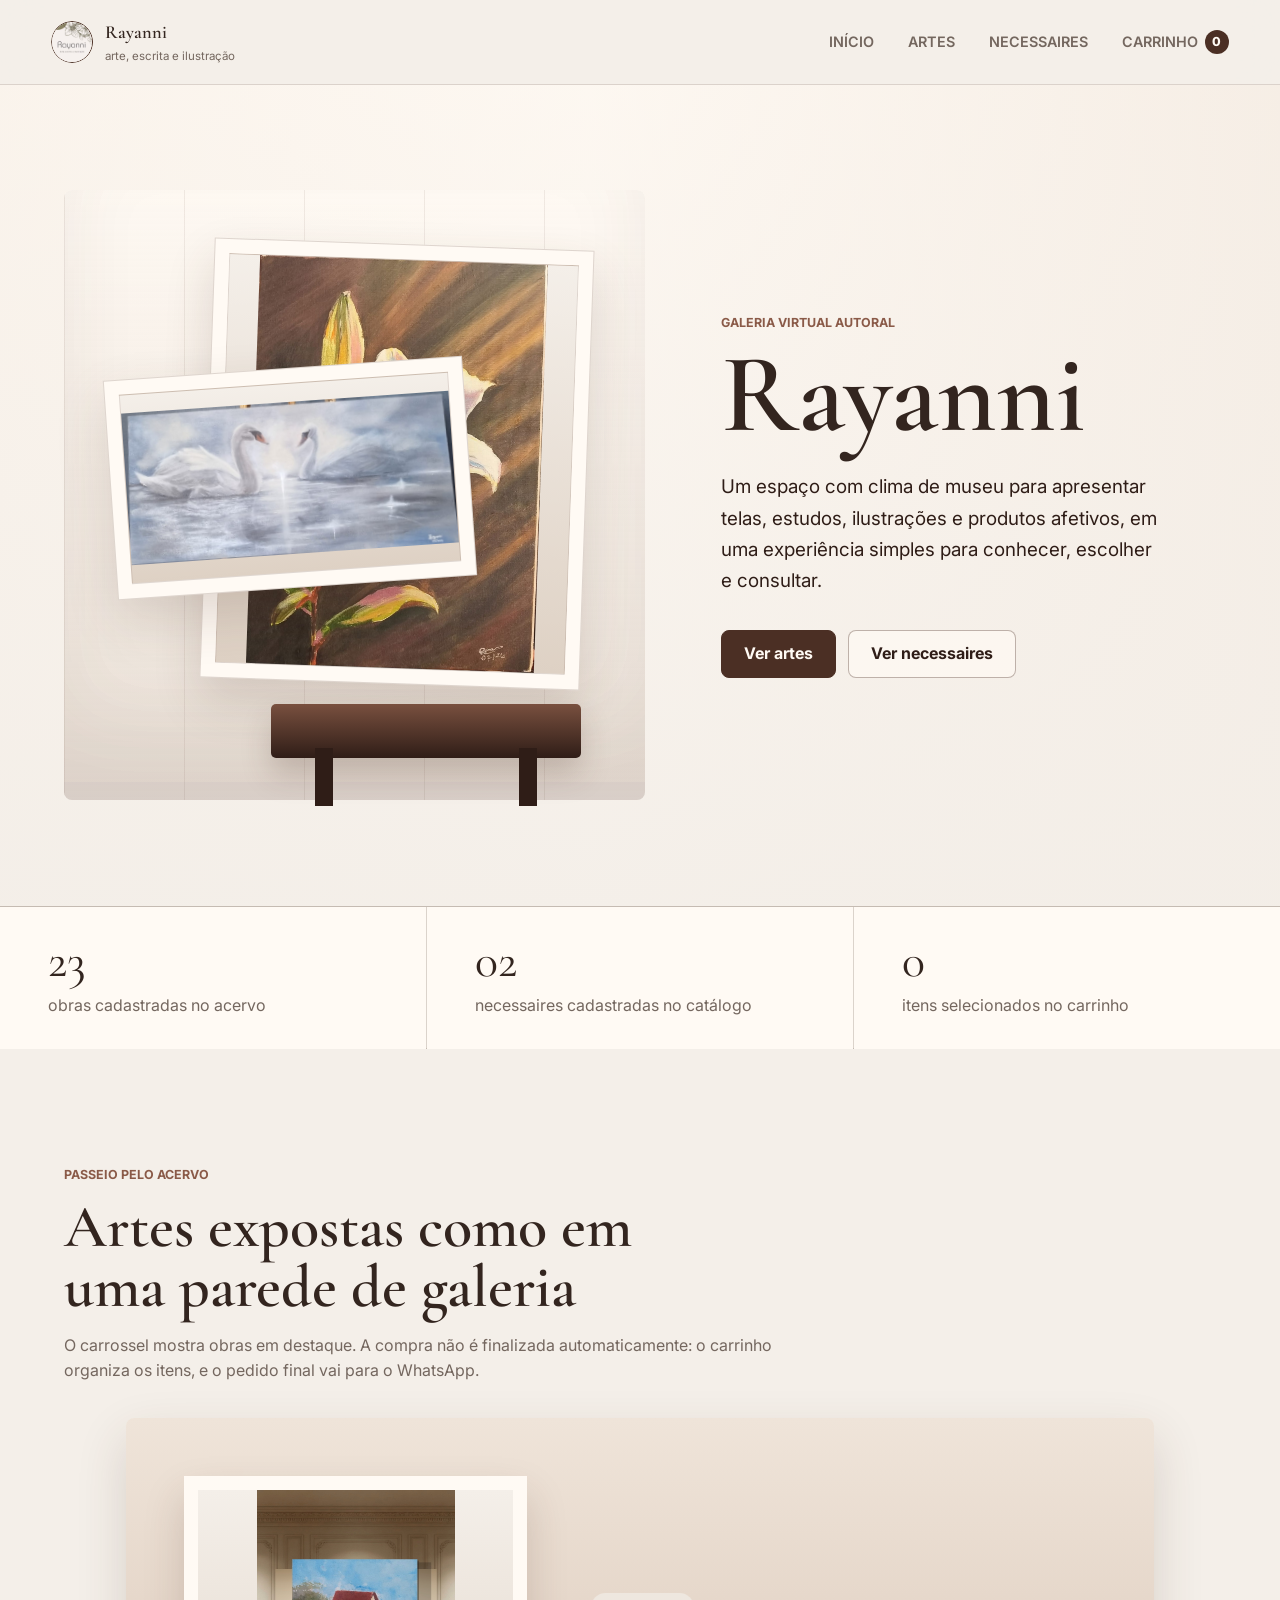
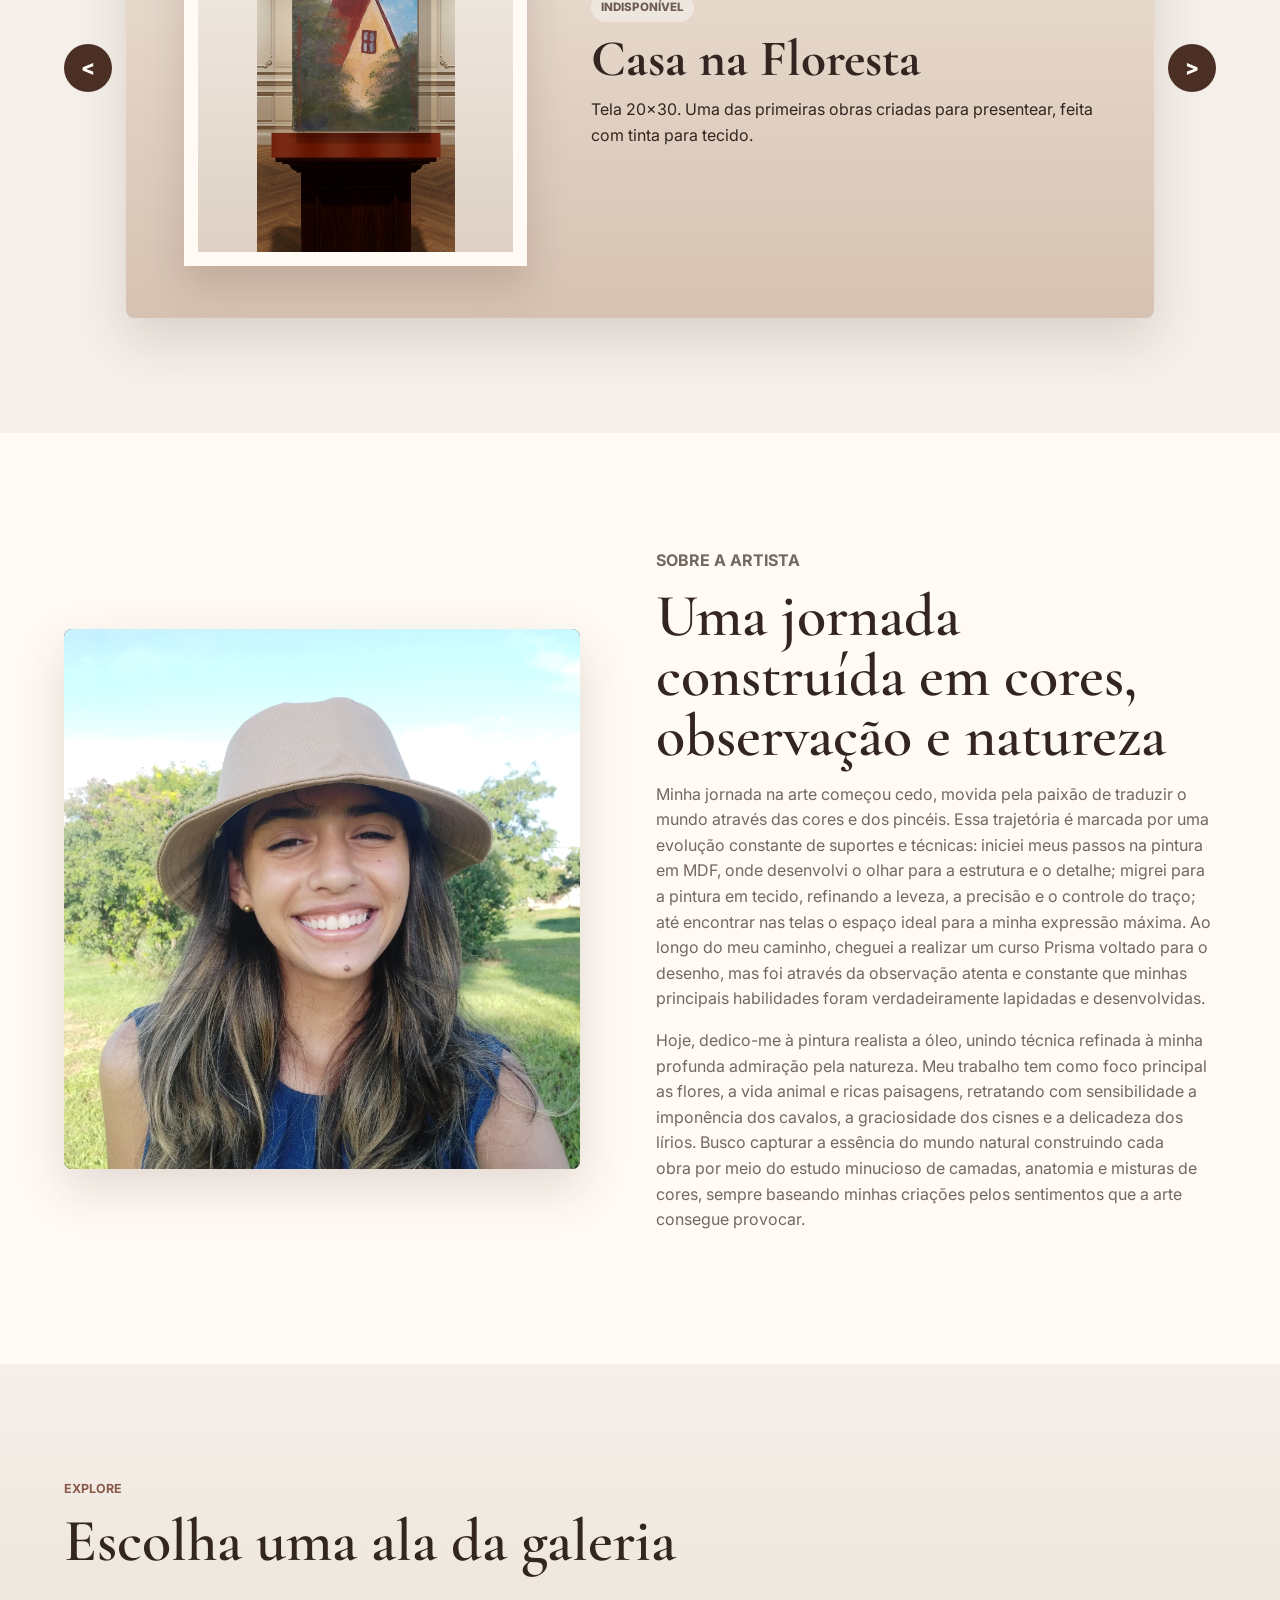
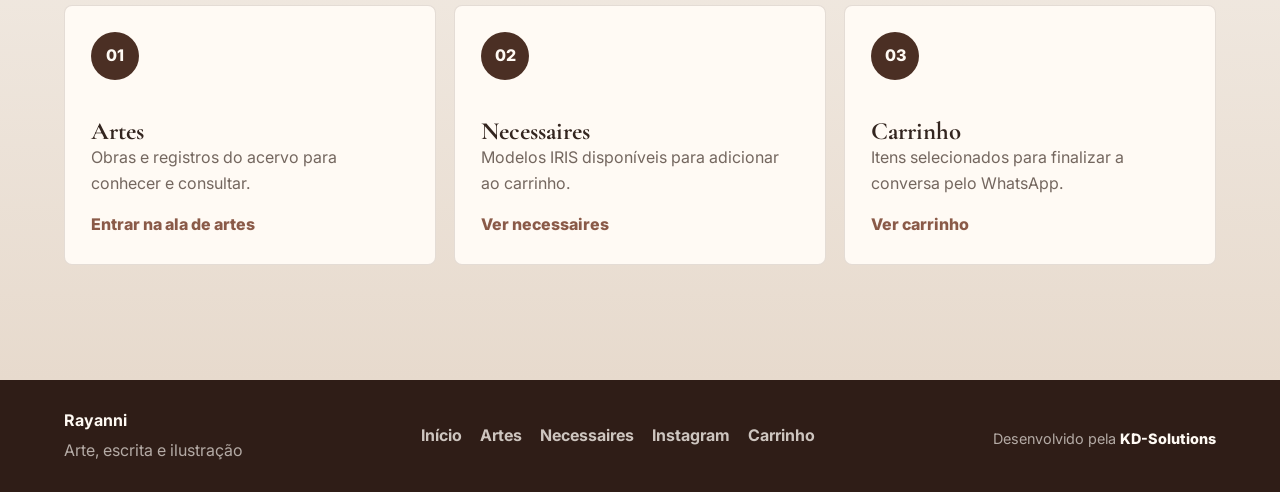
<file: index.html>
﻿<!DOCTYPE html>
<html lang="pt-BR">
<head>
 <meta charset="UTF-8" />
 <meta name="viewport" content="width=device-width, initial-scale=1.0" />
 <meta name="description" content="Galeria virtual de Rayanni com telas autorais, ilustrações, escrita e necessaires artesanais para conhecer e solicitar pelo WhatsApp." />
 <meta name="robots" content="index, follow" />
 <meta name="author" content="Rayanni" />
 <title>Rayanni | Galeria Virtual</title>
 <!-- Substitua pela URL final publicada do site antes de colocar no ar. -->
 <link rel="canonical" href="https://rayanni.com.br/" />
 <meta property="og:locale" content="pt_BR" />
 <meta property="og:type" content="website" />
 <meta property="og:site_name" content="Rayanni" />
 <meta property="og:title" content="Rayanni | Galeria Virtual" />
 <meta property="og:description" content="Conheça o acervo autoral de Rayanni com artes, ilustrações e produtos feitos com identidade própria." />
 <meta property="og:url" content="https://rayanni.com.br/" />
 <meta property="og:image" content="https://rayanni.com.br/assets/logo-rayanni.jpeg" />
 <meta property="og:image:alt" content="Logotipo Rayanni" />
 <meta name="twitter:card" content="summary_large_image" />
 <meta name="twitter:title" content="Rayanni | Galeria Virtual" />
 <meta name="twitter:description" content="Conheça o acervo autoral de Rayanni com artes, ilustrações e produtos feitos com identidade própria." />
 <meta name="twitter:image" content="https://rayanni.com.br/assets/logo-rayanni.jpeg" />
 <link rel="icon" type="image/png" href="assets/favicon.png" />
 <link rel="apple-touch-icon" href="assets/favicon.png" />
 <link rel="preconnect" href="https://fonts.googleapis.com" />
 <link rel="preconnect" href="https://fonts.gstatic.com" crossorigin />
 <link href="https://fonts.googleapis.com/css2?family=Cormorant+Garamond:wght@500;600;700&family=Inter:wght@400;500;600;700&display=swap" rel="stylesheet" />
 <link rel="stylesheet" href="css/styles.css" />
</head>
<body>
 <header class="site-header" data-header>
  <a class="brand" href="index.html" aria-label="Rayanni - Início">
   <img class="brand-logo" src="assets/logo-rayanni-header.jpeg" alt="Rayanni" />
   <span>
    <strong>Rayanni</strong>
    <small>arte, escrita e ilustração</small>
   </span>
  </a>

  <button class="menu-button" type="button" aria-label="Abrir menu" aria-expanded="false" data-menu-button>
   <span></span>
   <span></span>
   <span></span>
  </button>

  <nav class="nav" data-nav aria-label="Navegação principal">
   <a href="index.html">Início</a>
   <a href="pages/artes.html">Artes</a>
   <a href="pages/necessaires.html">Necessaires</a>
   <a href="pages/carrinho.html" class="cart-link">Carrinho <span data-cart-count>0</span></a>
  </nav>
 </header>

 <main>
  <section class="museum-hero" aria-label="Galeria virtual Rayanni">
   <div class="museum-wall">
    <div class="wall-frame frame-large">
     <img src="assets/home-quadro-vertical.jpeg" alt="Quadro vertical de lírio branco" />
    </div>
    <div class="wall-frame frame-small">
     <img src="assets/home-quadro-horizontal.jpeg" alt="Quadro horizontal de cisnes no lago" />
    </div>
    <div class="museum-bench" aria-hidden="true"></div>
   </div>

   <div class="museum-copy">
    <p class="eyebrow">Galeria virtual autoral</p>
    <h1>Rayanni</h1>
    <p class="hero-subtitle">Um espaço com clima de museu para apresentar telas, estudos, ilustrações e produtos afetivos, em uma experiência simples para conhecer, escolher e consultar.</p>
    <div class="hero-actions">
     <a class="button primary" href="pages/artes.html">Ver artes</a>
     <a class="button ghost" href="pages/necessaires.html">Ver necessaires</a>
    </div>
   </div>
  </section>

  <section class="intro-band" aria-label="Resumo">
   <div>
    <span>23</span>
    <p>obras cadastradas no acervo</p>
   </div>
   <div>
    <span>02</span>
    <p>necessaires cadastradas no catálogo</p>
   </div>
   <div>
    <span data-cart-count>0</span>
    <p>itens selecionados no carrinho</p>
   </div>
  </section>

  <section class="section">
   <div class="section-heading">
    <p class="eyebrow">Passeio pelo acervo</p>
    <h2>Artes expostas como em uma parede de galeria</h2>
    <p>O carrossel mostra obras em destaque. A compra não é finalizada automaticamente: o carrinho organiza os itens, e o pedido final vai para o WhatsApp.</p>
   </div>

   <div class="showcase-carousel" data-carousel>
    <button class="carousel-control prev" type="button" aria-label="Arte anterior" data-carousel-prev>&lt;</button>
    <div class="carousel-track" data-carousel-track>
     <article class="carousel-slide is-active">
      <img src="assets/obra-casa-na-floresta.jpeg" alt="Casa na Floresta" />
      <div>
       <span class="status unavailable">Indispon&iacute;vel</span>
       <h3>Casa na Floresta</h3>
       <p>Tela 20x30. Uma das primeiras obras criadas para presentear, feita com tinta para tecido.</p>
      </div>
     </article>
     <article class="carousel-slide">
      <img src="assets/obra-tarde-na-praia.jpeg" alt="Tarde na Praia" />
      <div>
       <span class="status unavailable">Indispon&iacute;vel</span>
       <h3>Tarde na Praia</h3>
       <p>Tela 20x30. Obra feita para presentear, inspirada na praia de Pereira Barreto, no interior de SP.</p>
      </div>
     </article>
     <article class="carousel-slide">
      <img src="assets/obra-viagem.jpeg" alt="Viagem" />
      <div>
       <span class="status unavailable">Indispon&iacute;vel</span>
       <h3>Viagem</h3>
       <p>Tela 30x40. Marco da migração para o uso de tinta acrílica.</p>
      </div>
     </article>
     <article class="carousel-slide">
      <img src="assets/obra-por-do-sol.jpeg" alt="Pôr do Sol" />
      <div>
       <span class="status unavailable">Indispon&iacute;vel</span>
       <h3>Pôr do Sol</h3>
       <p>Tela 30x40. Acrílico sobre tela. Foi a primeira obra.</p>
      </div>
     </article>
     <article class="carousel-slide">
      <img src="assets/obra-vaso-de-tulipas.jpeg" alt="Vaso de Tulipas" />
      <div>
       <span class="status unavailable">Indispon&iacute;vel</span>
       <h3>Vaso de Tulipas</h3>
       <p>Tela 30x40. Primeira tela feita com tinta acrílica; mais tarde, foi reformada.</p>
      </div>
     </article>
     <article class="carousel-slide">
      <img src="assets/obra-um-casal-no-paraiso.jpeg" alt="Encomenda Paisagem" />
      <div>
       <span class="status unavailable">Indispon&iacute;vel</span>
       <h3>Encomenda Paisagem</h3>
       <p>Tela 30x40. Composição de um casal no paraíso, com uso de papel fotográfico.</p>
      </div>
     </article>
     <article class="carousel-slide">
      <img src="assets/obra-campo-de-lavanda.jpeg" alt="Campo de Lavanda" />
      <div>
       <span class="status unavailable">Indispon&iacute;vel</span>
       <h3>Campo de Lavanda</h3>
       <p>Tela 50x80. Obra reformada e coberta com tinta a óleo.</p>
      </div>
     </article>
     <article class="carousel-slide">
      <img src="assets/obra-tartaruga.jpeg" alt="Tartaruga" />
      <div>
       <span class="status unavailable">Indispon&iacute;vel</span>
       <h3>Tartaruga</h3>
       <p>Tela 30x40. Acrílico sobre tela, envernizada.</p>
      </div>
     </article>
     <article class="carousel-slide">
      <img src="assets/obra-pintura-papel-canson.jpg" alt="Pintura em Papel Canson" />
      <div>
       <span class="status unavailable">Indispon&iacute;vel</span>
       <h3>Pintura em Papel Canson</h3>
       <p>Primeira experiência testando técnicas de paisagem.</p>
      </div>
     </article>
     <article class="carousel-slide">
      <img src="assets/obra-vaso-de-tulipas-reforma.jpg" alt="Vaso de Tulipas - Reforma" />
      <div>
       <span class="status unavailable">Indispon&iacute;vel</span>
       <h3>Vaso de Tulipas - Reforma</h3>
       <p>Tela 30x40. Acrílico e óleo sobre tela, envernizada. Reforma do primeiro quadro de tulipas.</p>
      </div>
     </article>
     <article class="carousel-slide">
      <img src="assets/obra-pintura-em-papel-tigre.jpg" alt="Pintura em Papel" />
      <div>
       <span class="status unavailable">Indispon&iacute;vel</span>
       <h3>Pintura em Papel</h3>
       <p>Feita com tinta acrílica.</p>
      </div>
     </article>
     <article class="carousel-slide">
      <img src="assets/obra-abelha.jpg" alt="Abelha" />
      <div>
       <span class="status unavailable">Indispon&iacute;vel</span>
       <h3>Abelha</h3>
       <p>Tela 10x10. Acrílico sobre tela, uma descoberta de texturas.</p>
      </div>
     </article>
     <article class="carousel-slide">
      <img src="assets/obra-girassois.jpg" alt="Girassóis" />
      <div>
       <span class="status available">Dispon&iacute;vel</span>
       <h3>Girassóis</h3>
       <p>Tela 50x80. Acrílico sobre tela. Obra inspirada em Van Gogh.</p>
      </div>
     </article>
     <article class="carousel-slide">
      <img src="assets/obra-orquidea.jpg" alt="Orquídea" />
      <div>
       <span class="status unavailable">Indispon&iacute;vel</span>
       <h3>Orquídea</h3>
       <p>Tela 30x40. Acrílico sobre tela, envernizada e parte do acervo pessoal.</p>
      </div>
     </article>
     <article class="carousel-slide">
      <img src="assets/obra-orgulho-e-preconceito.jpg" alt="Orgulho e Preconceito" />
      <div>
       <span class="status unavailable">Indispon&iacute;vel</span>
       <h3>Orgulho e Preconceito</h3>
       <p>Tela 30x40. Acrílico sobre tela, envernizada e inspirada no filme de 2005.</p>
      </div>
     </article>
     <article class="carousel-slide">
      <img src="assets/obra-lavanda-mini.jpg" alt="Lavanda" />
      <div>
       <span class="status unavailable">Indispon&iacute;vel</span>
       <h3>Lavanda</h3>
       <p>Tela 12x12. Mini tela em acrílico e óleo, criada para aproximar as flores e seus detalhes.</p>
      </div>
     </article>
     <article class="carousel-slide">
      <img src="assets/obra-iris.jpg" alt="Iris" />
      <div>
       <span class="status unavailable">Indispon&iacute;vel</span>
       <h3>Iris</h3>
       <p>Tela 30x40. Acrílico e óleo sobre tela, envernizada e parte do acervo pessoal.</p>
      </div>
     </article>
     <article class="carousel-slide">
      <img src="assets/obra-magnolias.jpg" alt="Magnólias" />
      <div>
       <span class="status unavailable">Indispon&iacute;vel</span>
       <h3>Magnólias</h3>
       <p>Tela de encomenda 30x40. Acrílico e óleo sobre tela, envernizada e criada para o cliente.</p>
      </div>
     </article>
     <article class="carousel-slide">
      <img src="assets/obra-cavalo-branco.jpg" alt="Cavalo Branco" />
      <div>
       <span class="status available">Dispon&iacute;vel</span>
       <h3>Cavalo Branco</h3>
       <p>Tela 50x80. óleo sobre tela, envernizada.</p>
      </div>
     </article>
     <article class="carousel-slide">
      <img src="assets/obra-lirio-branco.jpg" alt="Lírio Branco" />
      <div>
       <span class="status unavailable">Indispon&iacute;vel</span>
       <h3>Lírio Branco</h3>
       <p>Tela 30x40. Óleo e acrílico sobre tela, envernizada e parte do acervo pessoal.</p>
      </div>
     </article>
     <article class="carousel-slide">
      <img src="assets/obra-lirio-rosa.jpg" alt="Lírio Rosa" />
      <div>
       <span class="status unavailable">Indispon&iacute;vel</span>
       <h3>Lírio Rosa</h3>
       <p>Tela 12x12. Valor a negociar pelo WhatsApp.</p>
      </div>
     </article>
     <article class="carousel-slide">
      <img src="assets/obra-margaridas.jpg" alt="Margaridas" />
      <div>
       <span class="status unavailable">Indispon&iacute;vel</span>
       <h3>Margaridas</h3>
       <p>Tela 12x12. Valor a negociar pelo WhatsApp.</p>
      </div>
     </article>
     <article class="carousel-slide">
      <img src="assets/obra-flores-rosas.jpg" alt="Lírio do Vale" />
      <div>
       <span class="status unavailable">Indispon&iacute;vel</span>
       <h3>Lírio do Vale</h3>
       <p>Tela 12x12. Valor a negociar pelo WhatsApp.</p>
      </div>
     </article>
     <article class="carousel-slide">
      <img src="assets/obra-estrada-rural.jpg" alt="Estrada Rural" />
      <div>
       <span class="status available">Dispon&iacute;vel</span>
       <h3>Estrada Rural</h3>
       <p>Tela 30x40. óleo sobre tela, envernizada, primeira pintura completa usando tinta a óleo.</p>
      </div>
     </article>
     <article class="carousel-slide">
      <img src="assets/obra-cisne-do-lago.jpg" alt="Cisne do Lago" />
      <div>
       <span class="status available">Dispon&iacute;vel</span>
       <h3>Cisne do Lago</h3>
       <p>Tela 30x60. óleo sobre tela.</p>
      </div>
     </article>
     <article class="carousel-slide">
      <img src="assets/obra-oceano.jpg" alt="Oceano" />
      <div>
       <span class="status unavailable">Indispon&iacute;vel</span>
       <h3>Oceano</h3>
       <p>Tela 30x40. Acrílico sobre tela, envernizada.</p>
      </div>
     </article>
     <article class="carousel-slide">
      <img src="assets/obra-arco-do-sol.jpg" alt="Arco do Sol" />
      <div>
       <span class="status unavailable">Indispon&iacute;vel</span>
       <h3>Arco do Sol</h3>
       <p>Tela 30x40. Acrílico sobre tela.</p>
      </div>
     </article>
     <article class="carousel-slide">
      <img src="assets/obra-ponte-sobre-o-rio.jpg" alt="Ponte sobre o Rio" />
      <div>
       <span class="status unavailable">Indispon&iacute;vel</span>
       <h3>Ponte sobre o Rio</h3>
       <p>Tela 30x40. Acrílico sobre tela. Essa foi comprada pela mãe de uma amiga; a venda mais especial.</p>
      </div>
     </article>
     <article class="carousel-slide">
      <img src="assets/obra-desenho-de-observacao.jpg" alt="Desenho de Observação" />
      <div>
       <span class="status unavailable">Indispon&iacute;vel</span>
       <h3>Desenho de Observação</h3>
       <p>Primeiro desenho de observação, algo muito especial.</p>
      </div>
     </article>
     <article class="carousel-slide">
      <img src="assets/obra-outono.jpg" alt="Outono" />
      <div>
       <span class="status unavailable">Indispon&iacute;vel</span>
       <h3>Outono</h3>
       <p>Tela 90x1m. Acrílico sobre tela. Primeira grande tela que fiz.</p>
      </div>
     </article>
    </div>
    <button class="carousel-control next" type="button" aria-label="Próxima arte" data-carousel-next>&gt;</button>
   </div>
  </section>

  <section class="feature" id="sobre">
   <figure class="feature-image">
    <img src="assets/rayanni-perfil.png" alt="Rayanni sorrindo em uma área externa" />
   </figure>
   <div class="feature-copy">
    <p class="eyebrow">Sobre a artista</p>
    <h2>Uma jornada construída em cores, observação e natureza</h2>
    <p>Minha jornada na arte começou cedo, movida pela paixão de traduzir o mundo através das cores e dos pincéis. Essa trajetória é marcada por uma evolução constante de suportes e técnicas: iniciei meus passos na pintura em MDF, onde desenvolvi o olhar para a estrutura e o detalhe; migrei para a pintura em tecido, refinando a leveza, a precisão e o controle do traço; até encontrar nas telas o espaço ideal para a minha expressão máxima. Ao longo do meu caminho, cheguei a realizar um curso Prisma voltado para o desenho, mas foi através da observação atenta e constante que minhas principais habilidades foram verdadeiramente lapidadas e desenvolvidas.</p>
    <p>Hoje, dedico-me à pintura realista a óleo, unindo técnica refinada à minha profunda admiração pela natureza. Meu trabalho tem como foco principal as flores, a vida animal e ricas paisagens, retratando com sensibilidade a imponência dos cavalos, a graciosidade dos cisnes e a delicadeza dos lírios. Busco capturar a essência do mundo natural construindo cada obra por meio do estudo minucioso de camadas, anatomia e misturas de cores, sempre baseando minhas criações pelos sentimentos que a arte consegue provocar.</p>
   </div>
  </section>

  <section class="section product-section">
   <div class="section-heading compact">
    <p class="eyebrow">Explore</p>
    <h2>Escolha uma ala da galeria</h2>
   </div>

   <div class="product-grid museum-links">
    <article data-card-link="pages/artes.html" role="link" tabindex="0" aria-label="Entrar na ala de artes">
     <span class="product-icon">01</span>
     <h3>Artes</h3>
     <p>Obras e registros do acervo para conhecer e consultar.</p>
     <a class="inline-link" href="pages/artes.html">Entrar na ala de artes</a>
    </article>
    <article data-card-link="pages/necessaires.html" role="link" tabindex="0" aria-label="Ver necessaires">
     <span class="product-icon">02</span>
     <h3>Necessaires</h3>
     <p>Modelos IRIS disponíveis para adicionar ao carrinho.</p>
     <a class="inline-link" href="pages/necessaires.html">Ver necessaires</a>
    </article>
    <article data-card-link="pages/carrinho.html" role="link" tabindex="0" aria-label="Ver carrinho">
     <span class="product-icon">03</span>
     <h3>Carrinho</h3>
     <p>Itens selecionados para finalizar a conversa pelo WhatsApp.</p>
     <a class="inline-link" href="pages/carrinho.html">Ver carrinho</a>
    </article>
   </div>
  </section>
 </main>

 <footer class="footer">
  <div>
   <strong>Rayanni</strong>
   <p>Arte, escrita e ilustração</p>
  </div>
  <div class="footer-links">
   <a href="index.html">Início</a>
   <a href="pages/artes.html">Artes</a>
   <a href="pages/necessaires.html">Necessaires</a>
   <a href="https://www.instagram.com/ray_artnook?utm_source=qr&amp;igsh=NzhoNDhlMDdvcHk4" target="_blank" rel="noreferrer">Instagram</a>
   <a href="pages/carrinho.html">Carrinho</a>
  </div>
  <p class="footer-credit">
   Desenvolvido pela
   <a href="https://www.instagram.com/kdsolutions.br/" target="_blank" rel="noreferrer">KD-Solutions</a>
  </p>
 </footer>

 <script src="js/script.js"></script>
</body>
</html>
</file>
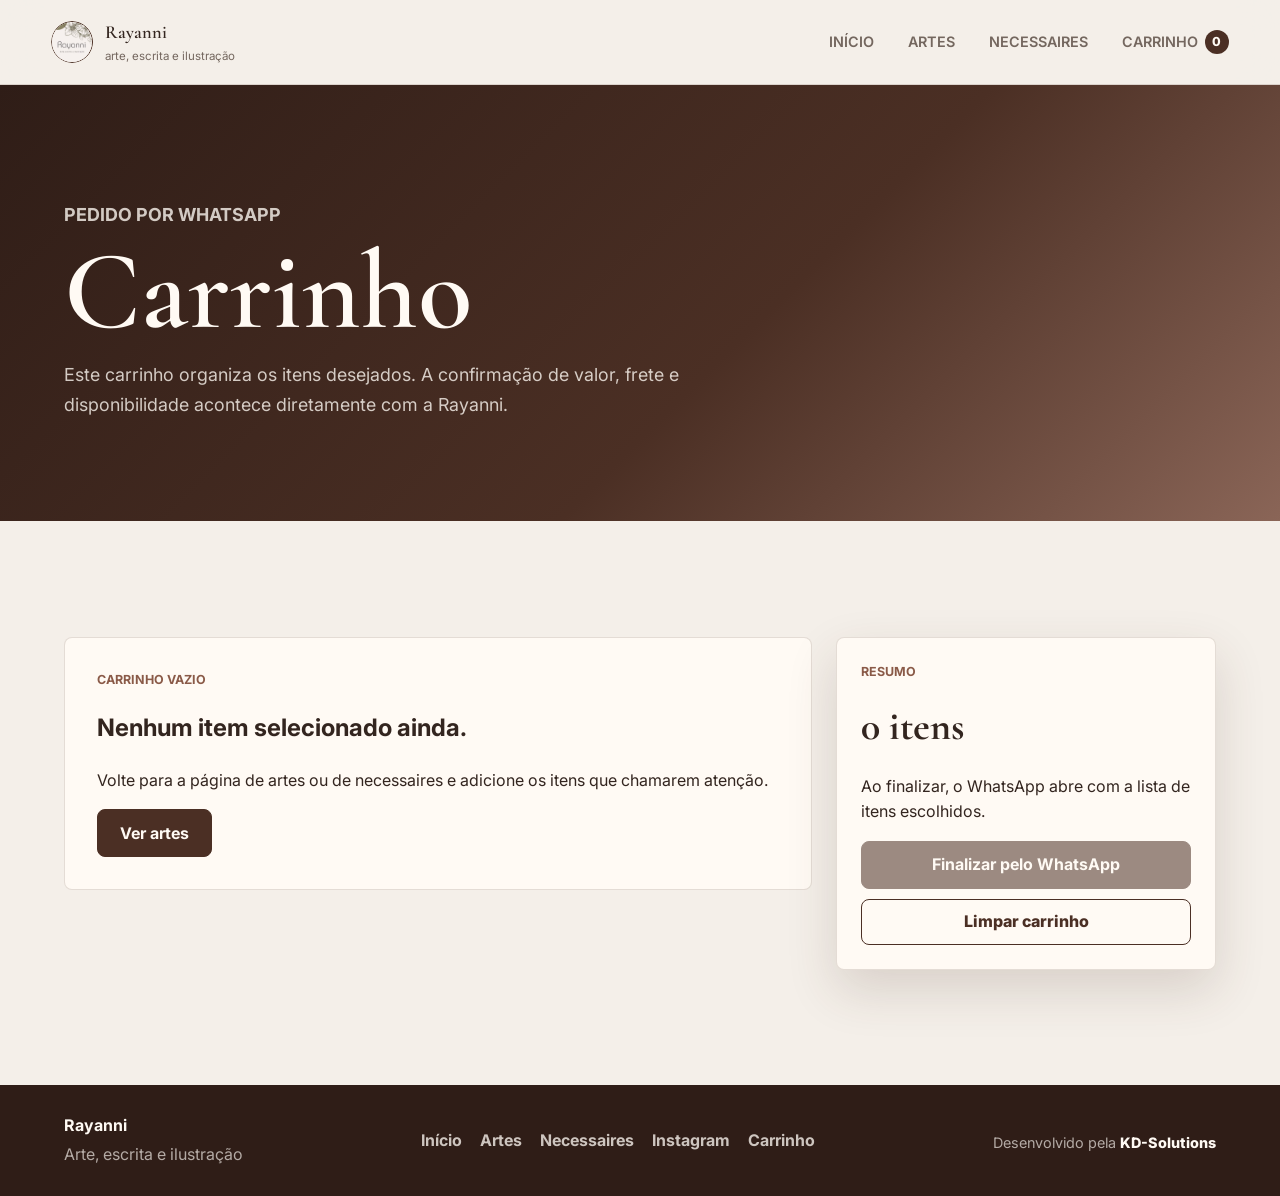
<file: pages/carrinho.html>
﻿<!DOCTYPE html>
<html lang="pt-BR">
<head>
  <meta charset="UTF-8" />
  <meta name="viewport" content="width=device-width, initial-scale=1.0" />
  <meta name="description" content="Carrinho de interesse para organizar artes e necessaires escolhidas no site da Rayanni antes do atendimento pelo WhatsApp." />
  <meta name="robots" content="noindex, nofollow" />
  <meta name="author" content="Rayanni" />
  <title>Carrinho | Rayanni</title>
  <!-- Substitua pela URL final publicada do site antes de colocar no ar. -->
  <link rel="canonical" href="https://rayanni.com.br/pages/carrinho.html" />
  <meta property="og:locale" content="pt_BR" />
  <meta property="og:type" content="website" />
  <meta property="og:site_name" content="Rayanni" />
  <meta property="og:title" content="Carrinho | Rayanni" />
  <meta property="og:description" content="Organize os itens selecionados no site da Rayanni antes de concluir o atendimento pelo WhatsApp." />
  <meta property="og:url" content="https://rayanni.com.br/pages/carrinho.html" />
  <meta property="og:image" content="https://rayanni.com.br/assets/logo-rayanni.jpeg" />
  <meta property="og:image:alt" content="Logotipo Rayanni" />
  <meta name="twitter:card" content="summary_large_image" />
  <meta name="twitter:title" content="Carrinho | Rayanni" />
  <meta name="twitter:description" content="Organize os itens selecionados no site da Rayanni antes de concluir o atendimento pelo WhatsApp." />
  <meta name="twitter:image" content="https://rayanni.com.br/assets/logo-rayanni.jpeg" />
  <link rel="icon" type="image/png" href="../assets/favicon.png" />
  <link rel="apple-touch-icon" href="../assets/favicon.png" />
  <link rel="preconnect" href="https://fonts.googleapis.com" />
  <link rel="preconnect" href="https://fonts.gstatic.com" crossorigin />
  <link href="https://fonts.googleapis.com/css2?family=Cormorant+Garamond:wght@500;600;700&family=Inter:wght@400;500;600;700&display=swap" rel="stylesheet" />
  <link rel="stylesheet" href="../css/styles.css" />
</head>
<body>
  <header class="site-header" data-header>
    <a class="brand" href="../index.html" aria-label="Rayanni - Início">
      <img class="brand-logo" src="../assets/logo-rayanni-header.jpeg" alt="Rayanni" />
      <span><strong>Rayanni</strong><small>arte, escrita e ilustração</small></span>
    </a>
    <button class="menu-button" type="button" aria-label="Abrir menu" aria-expanded="false" data-menu-button><span></span><span></span><span></span></button>
    <nav class="nav" data-nav aria-label="Navegação principal">
      <a href="../index.html">Início</a>
      <a href="artes.html">Artes</a>
      <a href="necessaires.html">Necessaires</a>
      <a href="carrinho.html" class="cart-link">Carrinho <span data-cart-count>0</span></a>
    </nav>
  </header>

  <main>
    <section class="page-hero cart-page-hero">
      <p class="eyebrow">Pedido por WhatsApp</p>
      <h1>Carrinho</h1>
      <p>Este carrinho organiza os itens desejados. A confirmação de valor, frete e disponibilidade acontece diretamente com a Rayanni.</p>
    </section>

    <section class="section cart-section">
      <div class="cart-layout">
        <div class="cart-items" data-cart-items></div>
        <aside class="cart-summary">
          <p class="eyebrow">Resumo</p>
          <h2><span data-cart-count>0</span> <span data-cart-word>itens</span></h2>
          <p>Ao finalizar, o WhatsApp abre com a lista de itens escolhidos.</p>
          <a class="button primary full" href="#" target="_blank" rel="noreferrer" data-whatsapp-checkout>Finalizar pelo WhatsApp</a>
          <button class="cart-clear" type="button" data-clear-cart>Limpar carrinho</button>
        </aside>
      </div>
    </section>
  </main>

  <footer class="footer">
    <div><strong>Rayanni</strong><p>Arte, escrita e ilustração</p></div>
    <div class="footer-links"><a href="../index.html">Início</a><a href="artes.html">Artes</a><a href="necessaires.html">Necessaires</a><a href="https://www.instagram.com/ray_artnook?utm_source=qr&amp;igsh=NzhoNDhlMDdvcHk4" target="_blank" rel="noreferrer">Instagram</a><a href="carrinho.html">Carrinho</a></div>
    <p class="footer-credit">Desenvolvido pela <a href="https://www.instagram.com/kdsolutions.br/" target="_blank" rel="noreferrer">KD-Solutions</a></p>
  </footer>

  <script src="../js/script.js"></script>
</body>
</html>
</file>
<file: css/styles.css>
:root {
  --coffee: #4b2f24;
  --coffee-deep: #2f1d17;
  --coffee-soft: #8a6557;
  --ink: #33251f;
  --muted: #74675f;
  --paper: #f4efe9;
  --surface: #fffaf4;
  --clay: #8a5a48;
  --moss: #6f745f;
  --sage: #ded8ca;
  --line: rgba(75, 47, 36, 0.15);
  --shadow: 0 20px 50px rgba(75, 47, 36, 0.16);
  --radius: 8px;
}

* {
  box-sizing: border-box;
}

html {
  scroll-behavior: smooth;
}

body {
  margin: 0;
  color: var(--ink);
  background: var(--paper);
  font-family: Inter, system-ui, -apple-system, BlinkMacSystemFont, "Segoe UI", sans-serif;
  font-size: 16px;
  line-height: 1.6;
  overflow-x: hidden;
  text-rendering: optimizeLegibility;
}

img,
svg {
  display: block;
  max-width: 100%;
}

a {
  color: inherit;
  text-decoration: none;
}

h1,
h2,
h3,
p,
a,
button,
small {
  overflow-wrap: break-word;
}

h1,
h2,
h3 {
  text-wrap: balance;
}

p {
  text-wrap: pretty;
}

.site-header,
.hero-content,
.canvas,
.intro-band div,
.art-card,
.feature-image,
.feature-copy,
.product-grid article,
.contact > div,
.contact-form {
  will-change: transform, opacity;
}

.site-header {
  position: sticky;
  top: 0;
  z-index: 20;
  display: flex;
  align-items: center;
  justify-content: space-between;
  gap: 24px;
  padding: 18px clamp(18px, 4vw, 56px);
  background: rgba(244, 239, 233, 0.92);
  border-bottom: 1px solid var(--line);
  backdrop-filter: blur(18px);
  min-height: 79px;
  animation: slideDown 0.7s ease both;
}

.brand {
  display: inline-flex;
  align-items: center;
  gap: 12px;
  min-width: 0;
}

.brand-logo {
  width: 42px;
  height: 42px;
  flex: 0 0 42px;
  object-fit: cover;
  object-position: center;
  border: 1px solid var(--coffee);
  border-radius: 50%;
  clip-path: circle(50%);
  background: var(--surface);
}

.brand strong,
.hero h1,
.section-heading h2,
.feature-copy h2,
.contact h2 {
  font-family: "Cormorant Garamond", Georgia, serif;
  font-weight: 600;
}

.brand strong {
  display: block;
  font-size: 1.15rem;
}

.brand small {
  display: block;
  color: var(--muted);
  font-size: 0.72rem;
  text-transform: lowercase;
}

.nav {
  display: flex;
  align-items: center;
  gap: clamp(14px, 3vw, 34px);
  color: var(--muted);
  font-size: 0.9rem;
  font-weight: 600;
  text-transform: uppercase;
}

.nav a:hover {
  color: var(--coffee);
}

.cart-link {
  display: inline-flex;
  align-items: center;
  gap: 7px;
}

.cart-link [data-cart-count] {
  display: inline-grid;
  min-width: 24px;
  height: 24px;
  padding: 0 7px;
  place-items: center;
  color: var(--surface);
  background: var(--coffee);
  border-radius: 999px;
  font-size: 0.78rem;
  font-weight: 800;
}

.floating-cart-button {
  display: none;
}

.menu-button {
  display: none;
  width: 42px;
  height: 42px;
  padding: 9px;
  background: transparent;
  border: 1px solid var(--line);
  border-radius: var(--radius);
}

.menu-button span {
  display: block;
  height: 2px;
  margin: 5px 0;
  background: var(--coffee);
}

.hero {
  position: relative;
  min-height: calc(100svh - 79px);
  display: grid;
  align-items: center;
  padding: clamp(48px, 8vw, 96px) clamp(18px, 5vw, 72px);
  overflow: hidden;
  background:
    linear-gradient(90deg, rgba(244, 239, 233, 0.98), rgba(244, 239, 233, 0.78), rgba(244, 239, 233, 0.24)),
    url("../assets/hero-studio.png") center right / cover no-repeat;
}

.hero::after {
  content: "";
  position: absolute;
  inset: auto 0 0;
  height: 26%;
  background: linear-gradient(0deg, var(--paper), transparent);
  pointer-events: none;
}

.hero-content {
  position: relative;
  z-index: 2;
  max-width: 690px;
  animation: fadeLift 0.9s ease 0.12s both;
}

.eyebrow {
  margin: 0 0 12px;
  color: var(--clay);
  font-size: 0.78rem;
  font-weight: 700;
  letter-spacing: 0;
  text-transform: uppercase;
}

.hero h1 {
  margin: 0;
  font-size: 7.25rem;
  line-height: 0.9;
}

.hero-subtitle {
  max-width: 610px;
  margin: 26px 0 0;
  color: var(--coffee-deep);
  font-size: 1.18rem;
  line-height: 1.65;
}

.hero-actions {
  display: flex;
  flex-wrap: wrap;
  gap: 12px;
  margin-top: 34px;
}

.button {
  display: inline-flex;
  align-items: center;
  justify-content: center;
  min-height: 48px;
  padding: 0 22px;
  border: 1px solid var(--coffee);
  border-radius: var(--radius);
  font-weight: 700;
  text-align: center;
  transition: transform 0.2s ease, background 0.2s ease, color 0.2s ease;
}

.button:hover {
  transform: translateY(-2px);
}

.button.primary {
  background: var(--coffee);
  border-color: var(--coffee);
  color: var(--surface);
}

.button.ghost {
  color: var(--coffee-deep);
  background: rgba(255, 250, 244, 0.64);
  border-color: rgba(75, 47, 36, 0.35);
}

.button.full {
  width: 100%;
}

.hero-art {
  position: absolute;
  inset: 0;
  pointer-events: none;
}

.museum-hero {
  position: relative;
  min-height: calc(100svh - 79px);
  display: grid;
  grid-template-columns: minmax(340px, 1.08fr) minmax(320px, 0.92fr);
  gap: clamp(30px, 6vw, 86px);
  align-items: center;
  padding: clamp(42px, 6vw, 76px) clamp(18px, 5vw, 72px);
  overflow: hidden;
  background:
    linear-gradient(180deg, rgba(255, 250, 244, 0.72), rgba(244, 239, 233, 0.96)),
    linear-gradient(90deg, #eee3d7, #f8f1e9 46%, #dfcfc0);
}

.museum-wall {
  position: relative;
  min-height: 610px;
  border-bottom: 18px solid rgba(75, 47, 36, 0.2);
  background:
    linear-gradient(90deg, rgba(75, 47, 36, 0.08) 1px, transparent 1px),
    linear-gradient(180deg, rgba(255, 250, 244, 0.68), rgba(209, 190, 174, 0.3));
  background-size: 120px 100%, 100% 100%;
  border-radius: var(--radius);
  box-shadow: inset 0 -60px 80px rgba(75, 47, 36, 0.08);
}

.wall-frame {
  position: absolute;
  padding: 14px;
  background: #fffaf4;
  border: 1px solid rgba(75, 47, 36, 0.18);
  box-shadow: 0 22px 48px rgba(75, 47, 36, 0.16);
  transition: transform 0.35s ease, box-shadow 0.35s ease;
}

.wall-frame:hover {
  transform: translateY(-6px) rotate(0deg);
  box-shadow: 0 28px 60px rgba(75, 47, 36, 0.22);
}

.wall-frame img {
  width: 100%;
  height: 100%;
  object-fit: cover;
  border: 1px solid rgba(75, 47, 36, 0.12);
}

.frame-large {
  right: 10%;
  top: 9%;
  width: min(45vw, 380px);
  height: 440px;
  transform: rotate(2deg);
}

.frame-small {
  left: 8%;
  top: 30%;
  width: min(42vw, 360px);
  height: 220px;
  transform: rotate(-4deg);
  z-index: 2;
}

.frame-medium {
  left: 38%;
  bottom: 8%;
  width: min(28vw, 260px);
  height: 250px;
  transform: rotate(2deg);
}

.museum-bench {
  position: absolute;
  right: 11%;
  bottom: 24px;
  width: 310px;
  height: 54px;
  background: linear-gradient(180deg, #79503f, var(--coffee-deep));
  border-radius: 5px;
  box-shadow: 0 16px 30px rgba(75, 47, 36, 0.22);
}

.museum-bench::before,
.museum-bench::after {
  content: "";
  position: absolute;
  bottom: -48px;
  width: 18px;
  height: 58px;
  background: var(--coffee-deep);
}

.museum-bench::before {
  left: 44px;
}

.museum-bench::after {
  right: 44px;
}

.museum-copy {
  position: relative;
  z-index: 2;
  max-width: 44rem;
  animation: fadeLift 0.9s ease 0.12s both;
}

.museum-copy h1,
.page-hero h1 {
  margin: 0;
  font-family: "Cormorant Garamond", Georgia, serif;
  font-size: 7rem;
  line-height: 0.9;
  font-weight: 600;
}

.canvas {
  position: absolute;
  border: 12px solid #f8f4ee;
  box-shadow: var(--shadow);
  background-size: cover;
  background-position: center;
  transform: rotate(var(--tilt));
  animation: canvasFloat 1s ease both;
  transition: transform 0.35s ease, box-shadow 0.35s ease;
}

.canvas::before {
  content: "";
  position: absolute;
  inset: 16px;
  border: 1px solid rgba(255, 255, 255, 0.6);
}

.canvas-one {
  --tilt: -5deg;
  right: 8vw;
  top: 13vh;
  width: min(36vw, 460px);
  aspect-ratio: 4 / 5;
  background-image: url("../assets/obra-caminho.png");
  animation-delay: 0.28s;
}

.canvas-two {
  --tilt: 6deg;
  right: 28vw;
  bottom: 6vh;
  width: min(28vw, 340px);
  aspect-ratio: 1 / 1;
  background-image: url("../assets/obra-jardim.png");
  animation-delay: 0.42s;
}

.canvas-three {
  --tilt: 4deg;
  right: -4vw;
  bottom: 13vh;
  width: min(24vw, 300px);
  aspect-ratio: 3 / 4;
  background-image: url("../assets/obra-flor.png");
  animation-delay: 0.55s;
}

.intro-band {
  display: grid;
  grid-template-columns: repeat(3, 1fr);
  gap: 1px;
  background: var(--line);
  border-block: 1px solid var(--line);
}

.intro-band div {
  min-height: 132px;
  padding: 30px clamp(18px, 4vw, 48px);
  background: var(--surface);
  animation: fadeLift 0.75s ease both;
}

.intro-band div:nth-child(2) {
  animation-delay: 0.12s;
}

.intro-band div:nth-child(3) {
  animation-delay: 0.24s;
}

.intro-band span {
  display: block;
  font-family: "Cormorant Garamond", serif;
  font-size: 3rem;
  line-height: 1;
}

.intro-band p {
  margin: 8px 0 0;
  color: var(--muted);
}

.section,
.feature,
.contact,
.footer {
  padding-inline: clamp(18px, 5vw, 72px);
}

.section {
  padding-block: clamp(64px, 9vw, 118px);
}

.section-heading {
  max-width: 760px;
  margin-bottom: 34px;
}

.section-heading.compact {
  max-width: 660px;
}

.section-heading h2,
.feature-copy h2,
.contact h2 {
  margin: 0;
  font-size: 3.75rem;
  line-height: 1;
}

.section-heading p:not(.eyebrow),
.feature-copy p,
.contact p {
  color: var(--muted);
  font-size: 1rem;
  max-width: 46rem;
}

.museum-copy p,
.art-info p,
.product-grid p,
.cart-item p,
.cart-summary p,
.empty-cart p {
  max-width: 42rem;
}

.filters {
  display: flex;
  flex-wrap: wrap;
  gap: 10px;
  margin-bottom: 26px;
}

.filter {
  min-height: 40px;
  padding: 0 16px;
  color: var(--muted);
  background: transparent;
  border: 1px solid var(--line);
  border-radius: 999px;
  font: inherit;
  font-weight: 700;
  cursor: pointer;
  transition: transform 0.2s ease, color 0.2s ease, background 0.2s ease, border-color 0.2s ease;
}

.filter.active,
.filter:hover {
  color: var(--surface);
  background: var(--coffee);
  border-color: var(--coffee);
}

.filter:hover {
  transform: translateY(-1px);
}

.page-hero {
  min-height: 430px;
  display: grid;
  align-content: end;
  padding: clamp(72px, 9vw, 120px) clamp(18px, 5vw, 72px) clamp(44px, 7vw, 84px);
  background:
    linear-gradient(90deg, rgba(244, 239, 233, 0.98), rgba(244, 239, 233, 0.72)),
    url("../assets/hero-studio.png") center / cover no-repeat;
}

.page-hero p {
  max-width: 680px;
  color: var(--coffee-deep);
  font-size: 1.12rem;
  line-height: 1.65;
}

.art-page-hero {
  position: relative;
  overflow: hidden;
  background:
    radial-gradient(circle at 82% 44%, rgba(255, 250, 244, 0.1) 0 20%, transparent 21%),
    linear-gradient(90deg, rgba(244, 239, 233, 0.98) 0%, rgba(244, 239, 233, 0.88) 36%, rgba(244, 239, 233, 0.2) 66%, rgba(75, 47, 36, 0.1) 100%),
    url("../assets/artes-rayanni-hero.jpeg") right 32% center / auto 116% no-repeat,
    linear-gradient(135deg, #f4efe9, #d5c8bc);
  box-shadow: inset 0 -1px 0 rgba(75, 47, 36, 0.12);
}

.necessaire-page-hero {
  position: relative;
  overflow: hidden;
  background:
    radial-gradient(circle at 84% 48%, rgba(255, 250, 244, 0.08) 0 18%, transparent 19%),
    linear-gradient(90deg, rgba(244, 239, 233, 0.98) 0%, rgba(244, 239, 233, 0.88) 36%, rgba(244, 239, 233, 0.24) 62%, rgba(75, 47, 36, 0.12) 100%),
    url("../assets/necessaires-rayanni-hero.jpeg") right 38% center / auto 118% no-repeat,
    linear-gradient(135deg, #f4efe9, #d8cabd);
  box-shadow: inset 0 -1px 0 rgba(75, 47, 36, 0.12);
}

.cart-page-hero {
  min-height: 360px;
  background:
    linear-gradient(135deg, var(--coffee-deep), var(--coffee) 58%, var(--coffee-soft));
  color: var(--surface);
}

.cart-page-hero p {
  color: rgba(255, 250, 244, 0.78);
}

.gallery-grid {
  display: grid;
  grid-template-columns: repeat(4, minmax(0, 1fr));
  gap: 18px;
}

.art-card {
  overflow: hidden;
  background: var(--surface);
  border: 1px solid var(--line);
  border-radius: var(--radius);
  box-shadow: 0 12px 30px rgba(75, 47, 36, 0.1);
  transition: transform 0.28s ease, box-shadow 0.28s ease, border-color 0.28s ease;
}

.art-card:hover {
  transform: translateY(-6px);
  border-color: rgba(75, 47, 36, 0.34);
  box-shadow: 0 18px 42px rgba(75, 47, 36, 0.18);
}

.art-card:hover .art-image {
  transform: scale(1.025);
}

@media (hover: none) {
  .art-card:hover,
  .product-grid article:hover {
    transform: none;
  }

  .art-card:hover .art-image {
    transform: none;
  }
}

.art-card.is-hidden {
  display: none;
}

.gallery-grid .art-card.is-hidden,
.shop-grid .art-card.is-hidden {
  display: none;
}

.art-image {
  position: relative;
  z-index: 1;
  display: grid;
  aspect-ratio: 4 / 5;
  min-height: 240px;
  place-items: end start;
  padding: 16px;
  color: rgba(255, 250, 245, 0.84);
  font-size: 0.8rem;
  font-weight: 700;
  background-size: cover;
  background-position: center;
  transition: transform 0.45s ease;
}

.product-photo {
  position: relative;
  overflow: hidden;
  padding: 0;
  background: var(--surface);
  border: 0;
  cursor: zoom-in;
  font: inherit;
  text-align: left;
}

.product-photo img {
  width: 100%;
  height: 100%;
  min-height: 240px;
  object-fit: cover;
}

.shop-grid .art-card .product-photo img,
.showcase-carousel .carousel-slide img,
.museum-wall .wall-frame img {
  object-fit: contain;
  object-position: center;
  background: linear-gradient(180deg, #f4efe9, #ded1c4);
}

.product-photo span {
  position: absolute;
  left: 14px;
  bottom: 14px;
  display: inline-flex;
  padding: 7px 11px;
  color: var(--surface);
  background: rgba(75, 47, 36, 0.88);
  border-radius: 999px;
  font-size: 0.8rem;
  font-weight: 900;
}

.product-photo::after {
  content: "Ampliar";
  position: absolute;
  right: 14px;
  bottom: 14px;
  display: inline-flex;
  padding: 7px 11px;
  color: var(--coffee);
  background: rgba(255, 250, 244, 0.9);
  border-radius: 999px;
  font-size: 0.76rem;
  font-weight: 900;
}

.product-photo:focus-visible {
  outline: 3px solid rgba(75, 47, 36, 0.42);
  outline-offset: -3px;
}

.has-lightbox {
  overflow: hidden;
}

.image-lightbox {
  position: fixed;
  inset: 0;
  z-index: 100;
  display: none;
  align-items: center;
  justify-content: center;
  padding: clamp(18px, 4vw, 42px);
  background: rgba(47, 29, 23, 0.82);
  backdrop-filter: blur(10px);
}

.image-lightbox.is-open {
  display: flex;
}

.image-lightbox__panel {
  position: relative;
  display: grid;
  grid-template-columns: 48px minmax(0, 1fr) 48px;
  grid-template-rows: minmax(0, 1fr) auto;
  gap: 14px;
  width: min(1060px, 100%);
  max-height: min(860px, 92svh);
  padding: clamp(14px, 3vw, 22px);
  background: var(--surface);
  border-radius: var(--radius);
  box-shadow: 0 28px 80px rgba(0, 0, 0, 0.32);
}

.image-lightbox__panel img {
  grid-column: 2;
  width: 100%;
  max-height: min(720px, 72svh);
  object-fit: contain;
  background: #eadfd4;
  border-radius: var(--radius);
}

.image-lightbox__caption {
  grid-column: 2;
  display: flex;
  align-items: center;
  justify-content: space-between;
  gap: 14px;
  color: var(--ink);
}

.image-lightbox__caption strong {
  font-family: "Cormorant Garamond", Georgia, serif;
  font-size: 1.55rem;
  line-height: 1;
}

.image-lightbox__caption span {
  color: var(--muted);
  font-size: 0.9rem;
  font-weight: 800;
}

.image-lightbox__close,
.image-lightbox__control {
  display: grid;
  place-items: center;
  color: var(--surface);
  background: var(--coffee);
  border: 0;
  border-radius: 50%;
  font: inherit;
  font-weight: 900;
  cursor: pointer;
}

.image-lightbox__close {
  position: absolute;
  top: -14px;
  right: -14px;
  width: 42px;
  height: 42px;
  font-size: 1rem;
}

.image-lightbox__control {
  align-self: center;
  width: 48px;
  height: 48px;
  font-size: 1.3rem;
}

.image-lightbox__control--prev {
  grid-column: 1;
}

.image-lightbox__control--next {
  grid-column: 3;
}

.image-lightbox__control[hidden] {
  display: none;
}

.landscape-a {
  background:
    linear-gradient(0deg, rgba(35, 34, 31, 0.35), transparent 55%),
    url("../assets/obra-caminho.png") center / cover no-repeat;
}

.landscape-b {
  background:
    linear-gradient(0deg, rgba(35, 34, 31, 0.35), transparent 55%),
    url("../assets/obra-jardim.png") center / cover no-repeat;
}

.abstract-a {
  background:
    linear-gradient(0deg, rgba(35, 34, 31, 0.34), transparent 55%),
    url("../assets/obra-flor.png") center / cover no-repeat;
}

.sketch-a {
  background:
    linear-gradient(0deg, rgba(35, 34, 31, 0.34), transparent 55%),
    url("../assets/obra-serie.png") center / cover no-repeat;
}

.art-info {
  position: relative;
  z-index: 2;
  padding: 18px;
  display: flex;
  flex-direction: column;
  align-content: start;
  gap: 12px;
  background: var(--surface);
}

.status {
  display: flex;
  width: fit-content;
  max-width: 100%;
  margin-bottom: 0;
  padding: 5px 10px;
  border-radius: 999px;
  font-size: 0.72rem;
  font-weight: 800;
  text-transform: uppercase;
}

.status.available {
  color: #382318;
  background: #ead8cb;
}

.status.unavailable {
  color: #6d5d54;
  background: #eee7df;
}

.status.portfolio {
  color: var(--coffee);
  background: #e5d0be;
}

.status.commission {
  color: #3f2d23;
  background: #d9d1c4;
}

.status.canvas {
  color: #382318;
  background: #ead8cb;
}

.status.acrylic {
  color: var(--coffee);
  background: #e5d0be;
}

.status.oil {
  color: #fffaf5;
  background: var(--coffee);
}

.status.mixed {
  color: #3f2d23;
  background: #d9d1c4;
}

.status.paper {
  color: #4f392c;
  background: #efe2d5;
}

.art-info h3,
.product-grid h3 {
  margin: 0;
  font-family: "Cormorant Garamond", serif;
  font-size: 1.55rem;
  line-height: 1.1;
}

.art-info p,
.product-grid p {
  margin: 0;
  color: var(--muted);
}

.art-info a {
  display: inline-flex;
  margin-top: 8px;
  color: var(--clay);
  font-weight: 800;
  position: relative;
}

.inline-link {
  display: inline-flex;
  margin-top: 16px;
  color: var(--clay);
  font-weight: 800;
}

.shop-grid .art-card {
  display: grid;
  grid-template-rows: auto 1fr;
}

.cart-button,
.cart-clear {
  display: inline-flex;
  align-items: center;
  justify-content: center;
  width: 100%;
  min-height: 46px;
  margin-top: 10px;
  padding: 0 16px;
  color: var(--surface);
  background: var(--coffee);
  border: 1px solid var(--coffee);
  border-radius: var(--radius);
  font: inherit;
  line-height: 1.2;
  font-weight: 800;
  cursor: pointer;
  transition: transform 0.2s ease, background 0.2s ease;
}

.cart-button:hover,
.cart-clear:hover {
  transform: translateY(-2px);
}

.cart-button.secondary {
  color: var(--coffee);
  background: transparent;
}

.cart-clear {
  color: var(--coffee);
  background: transparent;
}

.cart-button.is-added {
  background: var(--moss);
  border-color: var(--moss);
}

.button.is-disabled {
  opacity: 0.55;
  pointer-events: none;
}

.necessaire-a {
  background:
    linear-gradient(0deg, rgba(35, 34, 31, 0.34), transparent 55%),
    radial-gradient(circle at 32% 36%, #ead8cb 0 26%, transparent 27%),
    linear-gradient(135deg, #7b5040, #dfc7b6 52%, #3d281f);
}

.necessaire-b {
  background:
    linear-gradient(0deg, rgba(35, 34, 31, 0.34), transparent 55%),
    url("../assets/obra-jardim.png") center / cover no-repeat;
}

.necessaire-c {
  background:
    linear-gradient(0deg, rgba(35, 34, 31, 0.34), transparent 55%),
    url("../assets/obra-caminho.png") center / cover no-repeat;
}

.necessaire-d {
  background:
    linear-gradient(0deg, rgba(35, 34, 31, 0.34), transparent 55%),
    url("../assets/obra-serie.png") center / cover no-repeat;
}

.showcase-carousel {
  position: relative;
  display: grid;
  grid-template-columns: 48px minmax(0, 1fr) 48px;
  gap: 14px;
  align-items: center;
}

.carousel-track {
  position: relative;
  min-height: 500px;
  overflow: hidden;
  border-radius: var(--radius);
  background:
    linear-gradient(180deg, #efe4d9, #d6c2b2);
  box-shadow: var(--shadow);
}

.carousel-slide {
  position: absolute;
  inset: 0;
  display: grid;
  grid-template-columns: minmax(260px, 0.68fr) minmax(260px, 1fr);
  gap: clamp(24px, 5vw, 70px);
  align-items: center;
  padding: clamp(24px, 5vw, 58px);
  opacity: 0;
  transform: translateX(26px);
  pointer-events: none;
  transition: opacity 0.45s ease, transform 0.45s ease;
}

.carousel-slide.reveal,
.carousel-slide.reveal.is-visible {
  opacity: 0;
  transform: translateX(26px);
  pointer-events: none;
}

.carousel-slide.is-active {
  opacity: 1;
  transform: translateX(0);
  pointer-events: auto;
}

.carousel-slide.is-active.reveal,
.carousel-slide.is-active.reveal.is-visible {
  opacity: 1;
  transform: translateX(0);
  pointer-events: auto;
}

.carousel-slide img {
  width: 100%;
  max-height: 390px;
  object-fit: cover;
  border: 14px solid var(--surface);
  box-shadow: 0 20px 38px rgba(75, 47, 36, 0.18);
}

.carousel-slide > div {
  display: grid;
  grid-template-columns: 1fr;
  justify-items: start;
  gap: 12px;
  min-width: 0;
}

.carousel-slide .status {
  display: inline-flex;
  width: auto;
  margin: 0;
}

.carousel-slide h3 {
  margin: 0;
  font-family: "Cormorant Garamond", Georgia, serif;
  font-size: 3.2rem;
  line-height: 1;
  overflow-wrap: anywhere;
}

.carousel-slide p {
  margin: 0;
}

.carousel-control {
  display: grid;
  width: 48px;
  height: 48px;
  place-items: center;
  color: var(--surface);
  background: var(--coffee);
  border: 0;
  border-radius: 50%;
  font: inherit;
  font-size: 1.3rem;
  font-weight: 800;
  cursor: pointer;
  position: relative;
  z-index: 6;
}

.cart-layout {
  display: grid;
  grid-template-columns: minmax(0, 1fr) minmax(300px, 380px);
  gap: 24px;
  align-items: start;
}

.cart-items {
  display: grid;
  gap: 14px;
}

.cart-item {
  display: grid;
  grid-template-columns: 112px minmax(0, 1fr) auto;
  gap: 16px;
  align-items: center;
  padding: 14px;
  background: var(--surface);
  border: 1px solid var(--line);
  border-radius: var(--radius);
}

.cart-item img {
  width: 112px;
  aspect-ratio: 1;
  object-fit: cover;
  border-radius: var(--radius);
}

.cart-item h3 {
  margin: 0 0 4px;
  font-family: "Cormorant Garamond", Georgia, serif;
  font-size: 1.55rem;
}

.cart-item p {
  margin: 0;
  color: var(--muted);
}

.remove-cart {
  min-height: 40px;
  padding: 0 12px;
  color: var(--coffee);
  background: transparent;
  border: 1px solid var(--line);
  border-radius: var(--radius);
  font: inherit;
  font-weight: 800;
  cursor: pointer;
}

.cart-summary {
  position: sticky;
  top: 106px;
  padding: 24px;
  background: var(--surface);
  border: 1px solid var(--line);
  border-radius: var(--radius);
  box-shadow: var(--shadow);
}

.cart-summary h2 {
  margin: 0;
  font-family: "Cormorant Garamond", Georgia, serif;
  font-size: 2.5rem;
}

.empty-cart {
  padding: 32px;
  background: var(--surface);
  border: 1px solid var(--line);
  border-radius: var(--radius);
}

.art-info a::after,
.footer-credit a::after {
  content: "";
  position: absolute;
  left: 0;
  right: 0;
  bottom: -2px;
  height: 1px;
  background: currentColor;
  transform: scaleX(0);
  transform-origin: right;
  transition: transform 0.25s ease;
}

.art-info a:hover::after,
.footer-credit a:hover::after {
  transform: scaleX(1);
  transform-origin: left;
}

.feature {
  display: grid;
  grid-template-columns: minmax(280px, 0.92fr) minmax(320px, 1fr);
  gap: clamp(28px, 6vw, 76px);
  align-items: center;
  padding-block: clamp(64px, 9vw, 118px);
  background: var(--surface);
}

.feature-image {
  margin: 0;
  min-height: 540px;
  border-radius: var(--radius);
  overflow: hidden;
  background: var(--coffee);
  box-shadow: var(--shadow);
}

.feature-image img {
  width: 100%;
  height: 100%;
  min-height: 540px;
  object-fit: cover;
  object-position: center 34%;
  filter: saturate(0.95) contrast(1.02);
}

.product-section {
  background:
    linear-gradient(180deg, var(--paper), #e7dacd);
}

.product-grid {
  display: grid;
  grid-template-columns: repeat(3, 1fr);
  gap: 18px;
}

.product-grid article {
  min-height: 240px;
  padding: 26px;
  background: var(--surface);
  border: 1px solid var(--line);
  border-radius: var(--radius);
  transition: transform 0.25s ease, border-color 0.25s ease;
}

.museum-links article {
  cursor: pointer;
}

.museum-links article:focus-visible {
  outline: 3px solid rgba(75, 47, 36, 0.34);
  outline-offset: 4px;
}

.product-grid article:hover {
  transform: translateY(-4px);
  border-color: rgba(75, 47, 36, 0.3);
}

.product-icon {
  display: inline-grid;
  width: 48px;
  height: 48px;
  margin-bottom: 38px;
  place-items: center;
  color: var(--surface);
  background: var(--coffee);
  border-radius: 50%;
  font-weight: 800;
}

.contact {
  display: grid;
  grid-template-columns: minmax(280px, 0.8fr) minmax(320px, 520px);
  gap: clamp(28px, 6vw, 76px);
  padding-block: clamp(64px, 9vw, 118px);
  background:
    linear-gradient(135deg, var(--coffee-deep), var(--coffee) 58%, var(--coffee-soft));
  color: var(--surface);
}

.contact p {
  color: rgba(255, 250, 245, 0.72);
}

.contact-form {
  display: grid;
  gap: 14px;
}

label {
  display: grid;
  gap: 7px;
  color: rgba(255, 250, 245, 0.74);
  font-weight: 700;
}

input,
select,
textarea {
  width: 100%;
  min-height: 48px;
  padding: 12px 14px;
  color: var(--ink);
  background: var(--surface);
  border: 1px solid transparent;
  border-radius: var(--radius);
  font: inherit;
}

textarea {
  resize: vertical;
}

.footer {
  display: flex;
  justify-content: space-between;
  align-items: center;
  gap: 24px;
  padding-block: 28px;
  background: var(--coffee-deep);
  color: var(--surface);
}

.footer p {
  margin: 4px 0 0;
  color: rgba(255, 250, 245, 0.64);
}

.footer-links {
  display: flex;
  flex-wrap: wrap;
  gap: 18px;
  align-items: center;
  color: rgba(255, 250, 245, 0.76);
  font-weight: 700;
}

.footer-credit {
  margin: 0;
  color: rgba(255, 250, 245, 0.66);
  font-size: 0.9rem;
}

.footer-credit a {
  position: relative;
  color: var(--surface);
  font-weight: 800;
}

.reveal {
  opacity: 0;
  transform: translateY(22px);
  transition: opacity 0.65s ease, transform 0.65s ease;
}

.reveal.is-visible {
  opacity: 1;
  transform: translateY(0);
}

@keyframes slideDown {
  from {
    opacity: 0;
    transform: translateY(-16px);
  }
  to {
    opacity: 1;
    transform: translateY(0);
  }
}

@keyframes fadeLift {
  from {
    opacity: 0;
    transform: translateY(22px);
  }
  to {
    opacity: 1;
    transform: translateY(0);
  }
}

@keyframes canvasFloat {
  from {
    opacity: 0;
    transform: translateY(24px) rotate(calc(var(--tilt) - 3deg));
  }
  to {
    opacity: 1;
    transform: translateY(0) rotate(var(--tilt));
  }
}

@media (max-width: 980px) {
  .museum-copy h1,
  .page-hero h1,
  .hero h1 {
    font-size: 5.4rem;
  }

  .section-heading h2,
  .feature-copy h2,
  .contact h2 {
    font-size: 3rem;
    line-height: 1.04;
  }

  .carousel-slide h3 {
    font-size: 2.65rem;
  }

  .museum-hero {
    grid-template-columns: 1fr;
  }

  .museum-wall {
    min-height: 520px;
  }

  .frame-large {
    width: min(58vw, 360px);
  }

  .frame-small {
    width: min(46vw, 320px);
  }

  .frame-medium {
    width: min(32vw, 240px);
  }

  .cart-layout {
    grid-template-columns: 1fr;
  }

  .cart-summary {
    position: static;
  }

  .gallery-grid,
  .product-grid {
    grid-template-columns: repeat(2, 1fr);
  }

  .canvas-one {
    right: -5vw;
    width: 44vw;
  }

  .canvas-two {
    right: 22vw;
    width: 32vw;
  }

  .feature,
  .contact {
    grid-template-columns: 1fr;
  }

  .contact-form {
    max-width: 620px;
  }

  .feature-image {
    min-height: 390px;
  }

  .feature-image img {
    min-height: 390px;
  }
}

@media (max-width: 760px) {
  .site-header {
    align-items: center;
    gap: 12px;
    padding-block: 12px;
  }

  .menu-button {
    display: block;
    flex: 0 0 auto;
  }

  .floating-cart-button {
    position: fixed;
    right: 18px;
    bottom: 18px;
    z-index: 50;
    display: grid;
    width: 62px;
    height: 62px;
    place-items: center;
    color: var(--surface);
    background: var(--coffee);
    border: 3px solid var(--surface);
    border-radius: 50%;
    box-shadow: 0 16px 34px rgba(47, 29, 23, 0.28);
  }

  .floating-cart-button svg {
    width: 29px;
    height: 29px;
    fill: none;
    stroke: currentColor;
    stroke-linecap: round;
    stroke-linejoin: round;
    stroke-width: 2.2;
  }

  .floating-cart-button [data-cart-count] {
    position: absolute;
    top: -7px;
    right: -6px;
    display: inline-grid;
    min-width: 25px;
    height: 25px;
    padding: 0 7px;
    place-items: center;
    color: var(--coffee);
    background: var(--surface);
    border: 2px solid var(--coffee);
    border-radius: 999px;
    font-size: 0.75rem;
    font-weight: 900;
  }

  .nav {
    position: absolute;
    inset: calc(100% + 8px) 12px auto;
    display: none;
    flex-direction: column;
    align-items: stretch;
    gap: 0;
    padding: 10px;
    background: var(--surface);
    border: 1px solid var(--line);
    border-radius: var(--radius);
    box-shadow: var(--shadow);
  }

  .nav.is-open {
    display: flex;
  }

  .nav a {
    padding: 13px;
    font-size: 0.86rem;
  }

  .museum-hero {
    min-height: auto;
    padding-top: 28px;
  }

  .museum-wall {
    min-height: 430px;
  }

  .museum-copy h1,
  .page-hero h1 {
    font-size: 4.2rem;
    line-height: 0.94;
  }

  .museum-copy {
    max-width: 42rem;
  }

  .hero-subtitle,
  .page-hero p {
    max-width: 38rem;
    font-size: 1.05rem;
    line-height: 1.62;
  }

  .section-heading h2,
  .feature-copy h2,
  .contact h2 {
    font-size: 2.55rem;
    line-height: 1.05;
  }

  .section-heading p:not(.eyebrow),
  .feature-copy p,
  .contact p {
    font-size: 0.98rem;
  }

  .art-info h3,
  .product-grid h3,
  .cart-item h3 {
    font-size: 1.42rem;
  }

  .frame-large {
    right: -3%;
    top: 8%;
    width: min(68vw, 300px);
    height: 310px;
  }

  .frame-small {
    left: 4%;
    top: 44%;
    width: min(62vw, 250px);
    height: 160px;
  }

  .frame-medium {
    display: none;
  }

  .museum-bench {
    right: 8%;
    width: min(70vw, 260px);
  }

  .page-hero {
    min-height: 330px;
    padding-bottom: 46px;
  }

  .art-page-hero {
    background:
      linear-gradient(90deg, rgba(244, 239, 233, 0.98) 0%, rgba(244, 239, 233, 0.9) 42%, rgba(244, 239, 233, 0.36) 74%, rgba(244, 239, 233, 0.14) 100%),
      url("../assets/artes-rayanni-hero.jpeg") right 28% center / auto 104% no-repeat,
      linear-gradient(135deg, #f4efe9, #d5c8bc);
  }

  .necessaire-page-hero {
    background:
      linear-gradient(90deg, rgba(244, 239, 233, 0.98) 0%, rgba(244, 239, 233, 0.9) 42%, rgba(244, 239, 233, 0.38) 74%, rgba(244, 239, 233, 0.16) 100%),
      url("../assets/necessaires-rayanni-hero.jpeg") right 34% center / auto 108% no-repeat,
      linear-gradient(135deg, #f4efe9, #d8cabd);
  }

  .showcase-carousel {
    grid-template-columns: 40px minmax(0, 1fr) 40px;
    gap: 8px;
  }

  .carousel-track {
    min-height: 580px;
  }

  .carousel-slide {
    grid-template-columns: 1fr;
    align-content: center;
    gap: 22px;
  }

  .carousel-slide img {
    max-height: 330px;
  }

  .carousel-control {
    width: 40px;
    height: 40px;
  }

  .image-lightbox__panel {
    grid-template-columns: 1fr;
    padding: 12px;
  }

  .image-lightbox__panel img,
  .image-lightbox__caption {
    grid-column: 1;
  }

  .image-lightbox__control {
    position: absolute;
    top: 46%;
    width: 42px;
    height: 42px;
  }

  .image-lightbox__control--prev {
    left: 18px;
  }

  .image-lightbox__control--next {
    right: 18px;
  }

  .hero {
    min-height: auto;
    align-items: end;
    padding-top: clamp(250px, 42vh, 330px);
    padding-bottom: 46px;
    background:
      linear-gradient(180deg, rgba(244, 239, 233, 0.34) 0%, rgba(244, 239, 233, 0.78) 44%, var(--paper) 72%),
      url("../assets/hero-studio.png") center top / cover no-repeat;
  }

  .hero-content {
    max-width: 100%;
    padding: 22px 0 0;
  }

  .hero h1 {
    font-size: 4rem;
    line-height: 0.94;
  }

  .hero-subtitle {
    max-width: 34rem;
    margin-top: 18px;
    color: var(--ink);
  }

  .canvas-one {
    top: 32px;
    right: -12vw;
    width: min(68vw, 300px);
    border-width: 9px;
    opacity: 0.92;
  }

  .canvas-two {
    top: 118px;
    right: 49vw;
    bottom: auto;
    width: min(40vw, 170px);
    border-width: 8px;
    opacity: 0.88;
  }

  .canvas-three {
    display: none;
  }

  .intro-band,
  .gallery-grid,
  .product-grid {
    grid-template-columns: 1fr;
  }

  .section {
    padding-block: 56px;
  }

  .cart-item {
    grid-template-columns: 88px minmax(0, 1fr);
  }

  .cart-item img {
    width: 88px;
  }

  .remove-cart {
    grid-column: 1 / -1;
  }

  .intro-band div {
    min-height: auto;
  }

  .footer {
    flex-direction: column;
    align-items: flex-start;
  }
}

@media (max-width: 430px) {
  body {
    font-size: 15px;
  }

  .site-header {
    padding-inline: 14px;
  }

  .brand {
    gap: 9px;
  }

  .brand-logo {
    width: 38px;
    height: 38px;
    flex-basis: 38px;
  }

  .brand small {
    max-width: 155px;
    line-height: 1.25;
  }

  .nav {
    inset-inline: 10px;
  }

  .floating-cart-button {
    right: 14px;
    bottom: 14px;
    width: 58px;
    height: 58px;
  }

  .museum-wall {
    min-height: 360px;
  }

  .frame-large {
    width: 240px;
    height: 260px;
  }

  .frame-small {
    top: 48%;
    width: 210px;
    height: 135px;
  }

  .museum-bench {
    height: 42px;
  }

  .page-hero {
    padding-top: 58px;
    min-height: 300px;
  }

  .art-page-hero {
    background:
      linear-gradient(90deg, rgba(244, 239, 233, 0.99) 0%, rgba(244, 239, 233, 0.94) 48%, rgba(244, 239, 233, 0.5) 78%, rgba(244, 239, 233, 0.22) 100%),
      url("../assets/artes-rayanni-hero.jpeg") right 24% center / auto 96% no-repeat,
      linear-gradient(135deg, #f4efe9, #d5c8bc);
  }

  .necessaire-page-hero {
    background:
      linear-gradient(90deg, rgba(244, 239, 233, 0.99) 0%, rgba(244, 239, 233, 0.94) 48%, rgba(244, 239, 233, 0.52) 78%, rgba(244, 239, 233, 0.24) 100%),
      url("../assets/necessaires-rayanni-hero.jpeg") right 28% center / auto 112% no-repeat,
      linear-gradient(135deg, #f4efe9, #d8cabd);
  }

  .page-hero p,
  .museum-copy .hero-subtitle {
    font-size: 0.98rem;
    line-height: 1.58;
  }

  .showcase-carousel {
    grid-template-columns: 1fr;
  }

  .carousel-control {
    position: absolute;
    z-index: 8;
    top: 35%;
  }

  .carousel-control.prev {
    left: 8px;
  }

  .carousel-control.next {
    right: 8px;
  }

  .carousel-track {
    min-height: 520px;
  }

  .carousel-slide {
    padding: 22px;
  }

  .carousel-slide img {
    border-width: 9px;
  }

  .hero {
    padding-top: 258px;
    padding-bottom: 42px;
  }

  .hero-content {
    padding-top: 16px;
  }

  .eyebrow {
    font-size: 0.7rem;
  }

  .hero h1 {
    font-size: 3.15rem;
    line-height: 0.96;
  }

  .hero-subtitle {
    margin-top: 14px;
    font-size: 1rem;
    line-height: 1.55;
  }

  .hero-actions {
    gap: 10px;
    margin-top: 28px;
  }

  .hero-actions .button {
    width: 100%;
  }

  .filters {
    display: grid;
    grid-template-columns: 1fr 1fr;
  }

  .filter {
    padding-inline: 8px;
    font-size: 0.86rem;
  }

  .section-heading h2,
  .feature-copy h2,
  .contact h2 {
    font-size: 2.05rem;
    line-height: 1.08;
  }

  .museum-copy h1,
  .page-hero h1 {
    font-size: 3.15rem;
    line-height: 0.96;
  }

  .carousel-slide h3 {
    font-size: 1.9rem;
    line-height: 1.05;
  }

  .art-info h3,
  .product-grid h3,
  .cart-item h3 {
    font-size: 1.34rem;
  }

  .button,
  .cart-button,
  .cart-clear {
    min-height: 46px;
    padding-inline: 14px;
    font-size: 0.94rem;
  }

  .art-info {
    position: relative;
    z-index: 2;
    display: flex;
    flex-direction: column;
    gap: 11px;
    padding: 18px 16px 16px;
    background: var(--surface);
  }

  .art-card:hover .art-image {
    transform: none;
  }

  .art-info h3 {
    display: block;
    position: static;
    margin: 0;
    padding: 0;
    line-height: 1.12;
  }

  .status {
    align-self: flex-start;
    margin: 0;
    font-size: 0.68rem;
  }

  .art-info p {
    margin: 0;
  }

  .art-info .cart-button {
    margin-top: 8px;
  }

  .intro-band span {
    font-size: 2.35rem;
  }

  .feature-image {
    min-height: 310px;
  }

  .feature-image img {
    min-height: 310px;
    object-position: center 28%;
  }

  .product-grid article {
    min-height: 210px;
  }
}

@media (max-width: 360px) {
  .filters {
    grid-template-columns: 1fr;
  }

  .hero h1 {
    font-size: 2.68rem;
  }

  .museum-copy h1,
  .page-hero h1 {
    font-size: 2.72rem;
  }

  .section-heading h2,
  .feature-copy h2,
  .contact h2 {
    font-size: 1.85rem;
  }

  .hero {
    padding-top: 230px;
  }

  .canvas-one {
    right: -18vw;
    width: 245px;
  }

  .canvas-two {
    top: 105px;
    right: 50vw;
    width: 132px;
  }

  .brand small {
    display: none;
  }
}

@media (prefers-reduced-motion: reduce) {
  *,
  *::before,
  *::after {
    animation-duration: 0.01ms !important;
    animation-iteration-count: 1 !important;
    scroll-behavior: auto !important;
    transition-duration: 0.01ms !important;
  }

  .reveal {
    opacity: 1;
    transform: none;
  }
}
</file>
